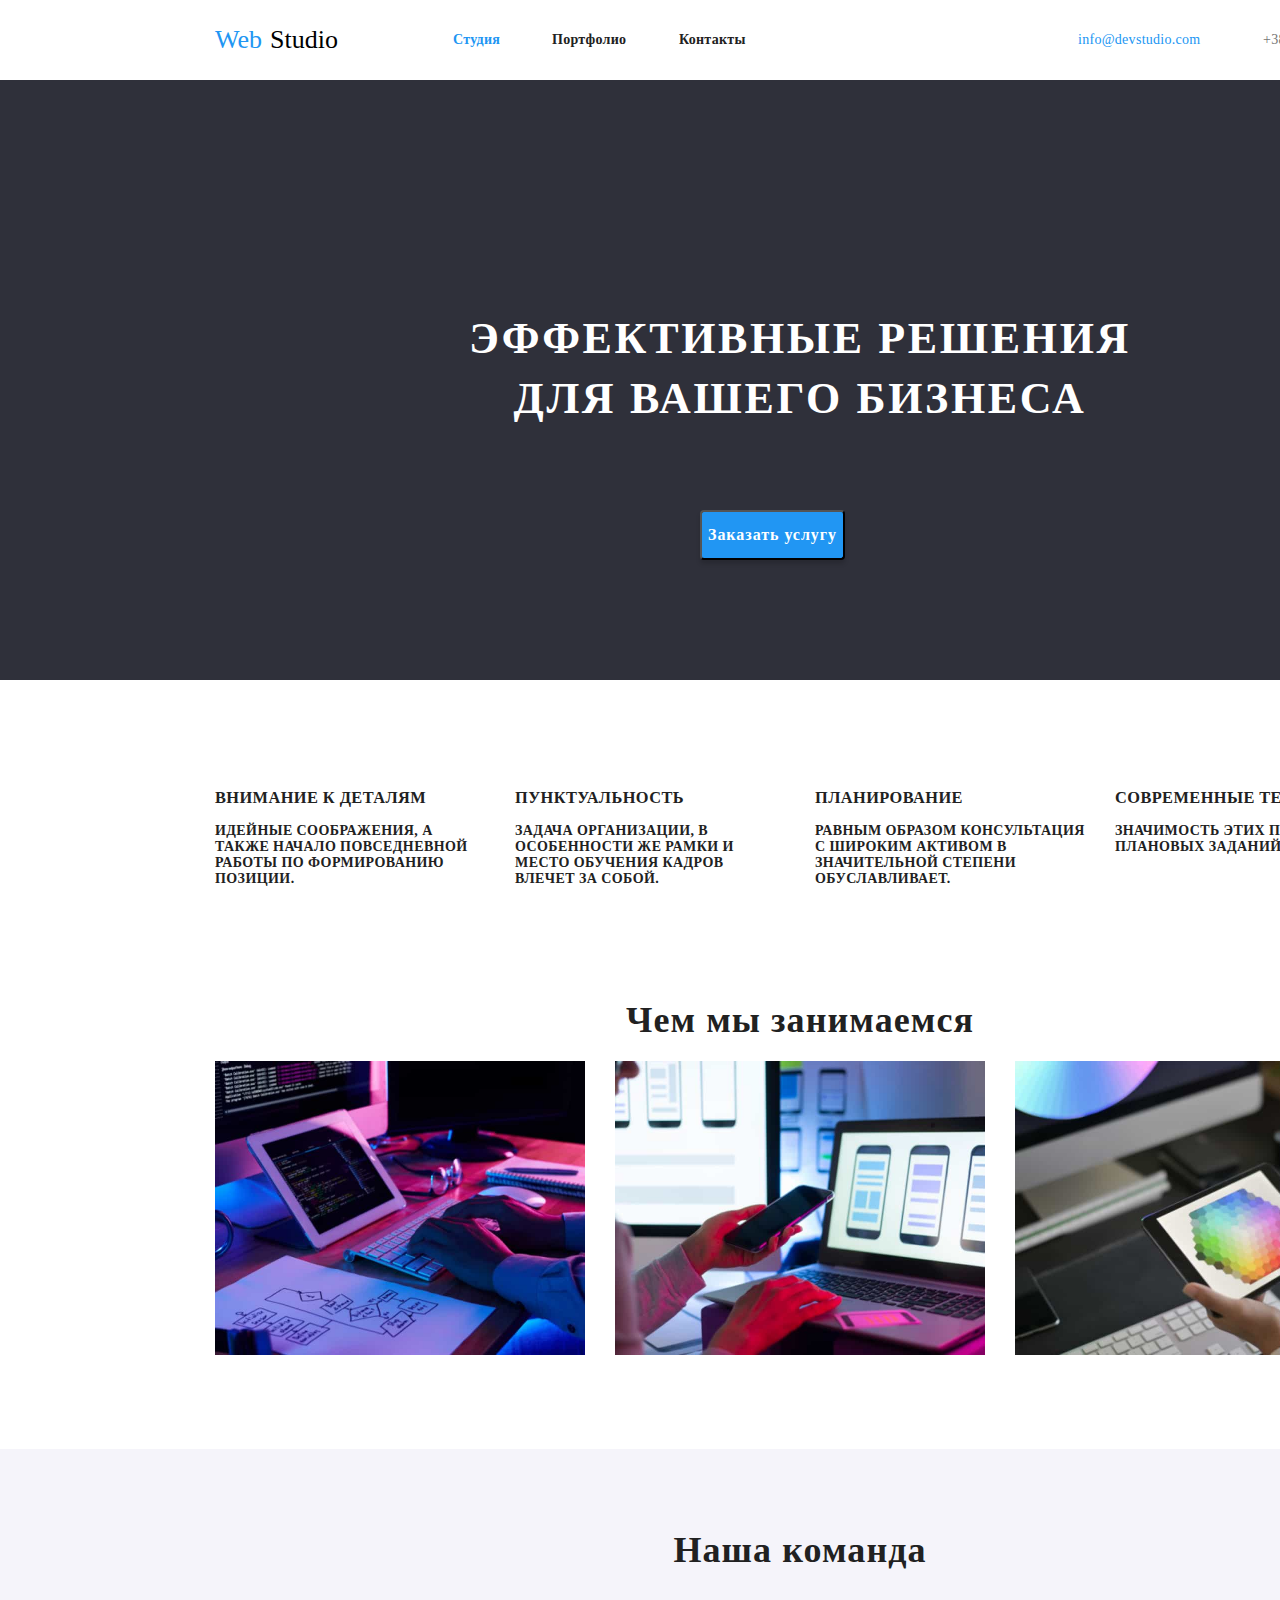
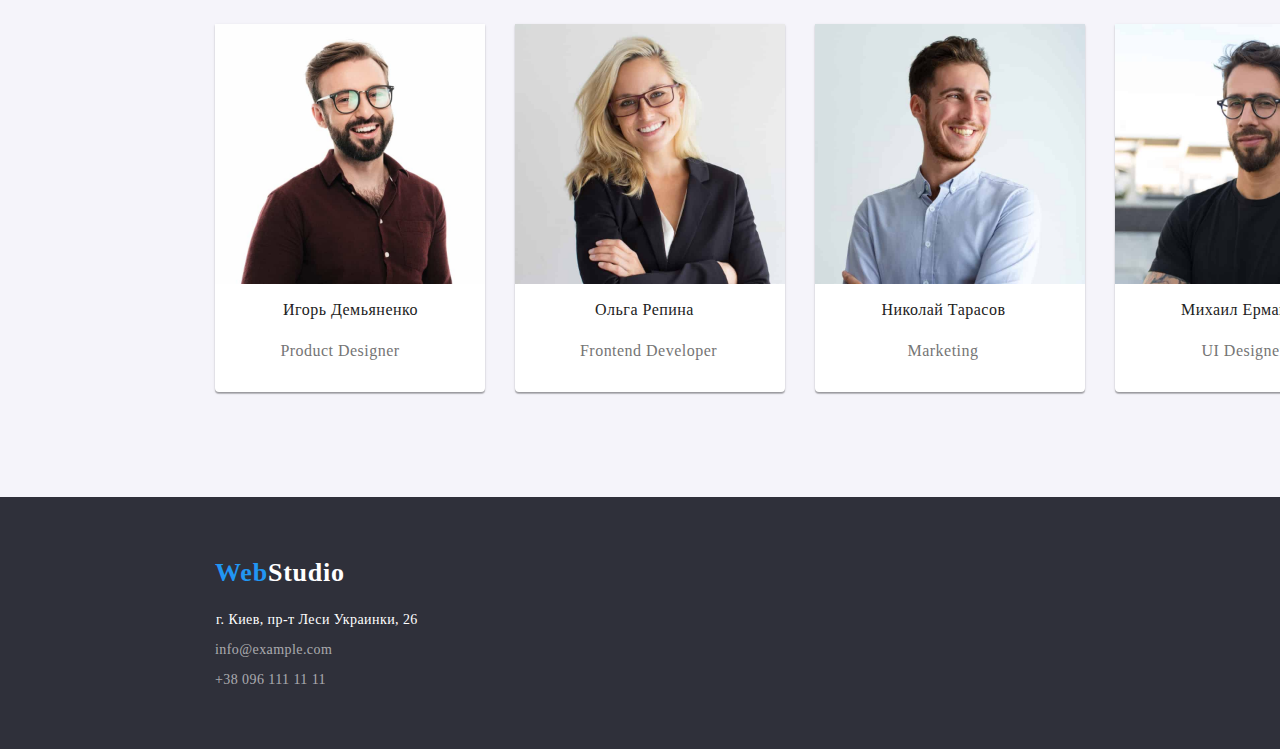
<file: index.html>
<!DOCTYPE html>
<html lang="ru">
    <head>
        <meta charset="UTF-8">
        <link rel="stylesheet" href="css/style.css">
        <meta http-equiv="X-UA-Compatible" content="IE=edge">
        <meta name="viewport" content="width=device-width, initial-scale=1.0">
        <title>Web Studio(Version 2.1) - Figma</title>
    </head>
    <body>
        <header>
            <div class="headLine">
                <a rel="noopener noreferrer" href="#">
                    <span class="text_Web1">Web</span><span class="text_Studio1">Studio</span>
                </a>
                <nav>
                    <ul>
                        <li><a href="index.html" class="studia"><b>Студия</b></a></li>
                        <li><a href="portfolio.html" class="portfolio"> <b>Портфолио</b></a></li>
                        <li><a href="#contakts" class="contakts"><b>Контакты</b></a></li>
                    </ul>    
                </nav>
                <ul>
                    <li><a href="mailto:info@devstudio.com"  class="mail1">info@devstudio.com</a></li>
                    <li><a href="tel:+380961111111"  class="tel1">+38 096 111 11 11</a>  </li>
                </ul>  
            </div>
        </header>
        <main>
            <section class="body2">
                <h1 class="lozung">Эффективные решения для вашего бизнеса</h1>
                <button  type="button" class="button">Заказать услугу</button>
            </section>
    
            <section class="body3">
                <ul>
                    
                    <li class="title1"><h3>Внимание к деталям</h3> <p> Идейные соображения, а также начало повседневной работы по формированию позиции.</p></li>
                
                    
                    <li class="title2"><h3>Пунктуальность</h3><p>Задача организации, в особенности же рамки и место обучения кадров влечет за собой.</p></li>
                    
                    
                    <li class="title3"><h3>Планирование</h3><p>Равным образом консультация с широким активом в значительной степени обуславливает.</p></li>
                    
                    
                    <li class="title4"><h3>Современные технологии</h3><p>Значимость этих проблем настолько очевидна, что реализация плановых заданий.</p></li>
                    
                </ul>
            </section>
            
            <section id="studt"> 
                <h2 class="big_title_img">Чем мы занимаемся</h2>
                <ul>
                    <li><img class="img_1" src="images/photo_number_one.jpg" alt="Программист за своим столом"  width="370"></li>
                    <li><img class="img_2" src="images/photo_number_two.jpg" alt="Команда создателей работает над интерфейсом мобильных телефонов" width="370"></li>
                    <li><img class="img_3" src="images/photo_number_three.jpg" alt="Художник с рабочим графическим планшетом для выбора цвета" width="370"></li>
                </ul>
            </section>

            <section id="portf" class="team">
                <h2 class="big_title_team">Наша команда</h2>
                
                <ul class="ul_1">
                        <li class="person_1">
                            <img
                                class="worker1" 
                                src="images/Igor_Demyanenko.jpg" 
                                alt="Игорь Демьяненко" 
                                width="270"
                        />
                            <h3 class="name_1">Игорь Демьяненко</h3> 
                            <p class="who_is_this_1">Product Designer </p>   
                        </li>

                        <li class="person_2">                
                            <img 
                                class="worker2" 
                                src="images/Olga_Repnina.jpg" 
                                alt="Ольга Репина"
                                width="270"
                            />
                            <h3 class="name_2">Ольга Репина</h3>
                            <p class="who_is_this_2">Frontend Developer </p>                
                        </li>

                        <li class="person_3">
                            <img 
                                class="worker3" 
                                src="images/Nikolay_Tarasov.jpg" 
                                alt="Николай Тарасов" 
                                width="270"
                                />
                            <h3 class="name_3">Николай Тарасов</h3>
                            <p class="who_is_this_3">Marketing</p>
                        </li>
                        
                        <li class="person_4">
                            <img 
                                class="worker4" 
                                src="images/Mihail_Ermakov.jpg" 
                                alt="Михаил Ермаков" 
                                width="270"
                            />                                
                            <h3 class="name_4">Михаил Ермаков</h3>
                            <p class="who_is_this_4">UI Designer</p>
                        </li>
                        
                    </ul>
            </section>
        </main>
        <footer id="contakts" class="conts">


                    <a href="#" target="_blank" rel="noopener noreferrer"><span class="span_1"><span class="span_2">Web</span>Studio</span></a>
            <address>
                <ul>
                    <li><a href="https://bit.ly/3pXMvUd" target="_blank" rel="noopener noreferrer" class="adress">г. Киев, пр-т Леси Украинки, 26</a> </li>
                    <li><a class="link_3" href="mailto:info@devstudio.com">info@example.com</a> </li>
                    <li><a class="link_4" href="tel:+380961111111">+38 096 111 11 11</a> </li>
                </ul>
            </address>









        </footer>
    </body>
</html>
</file>
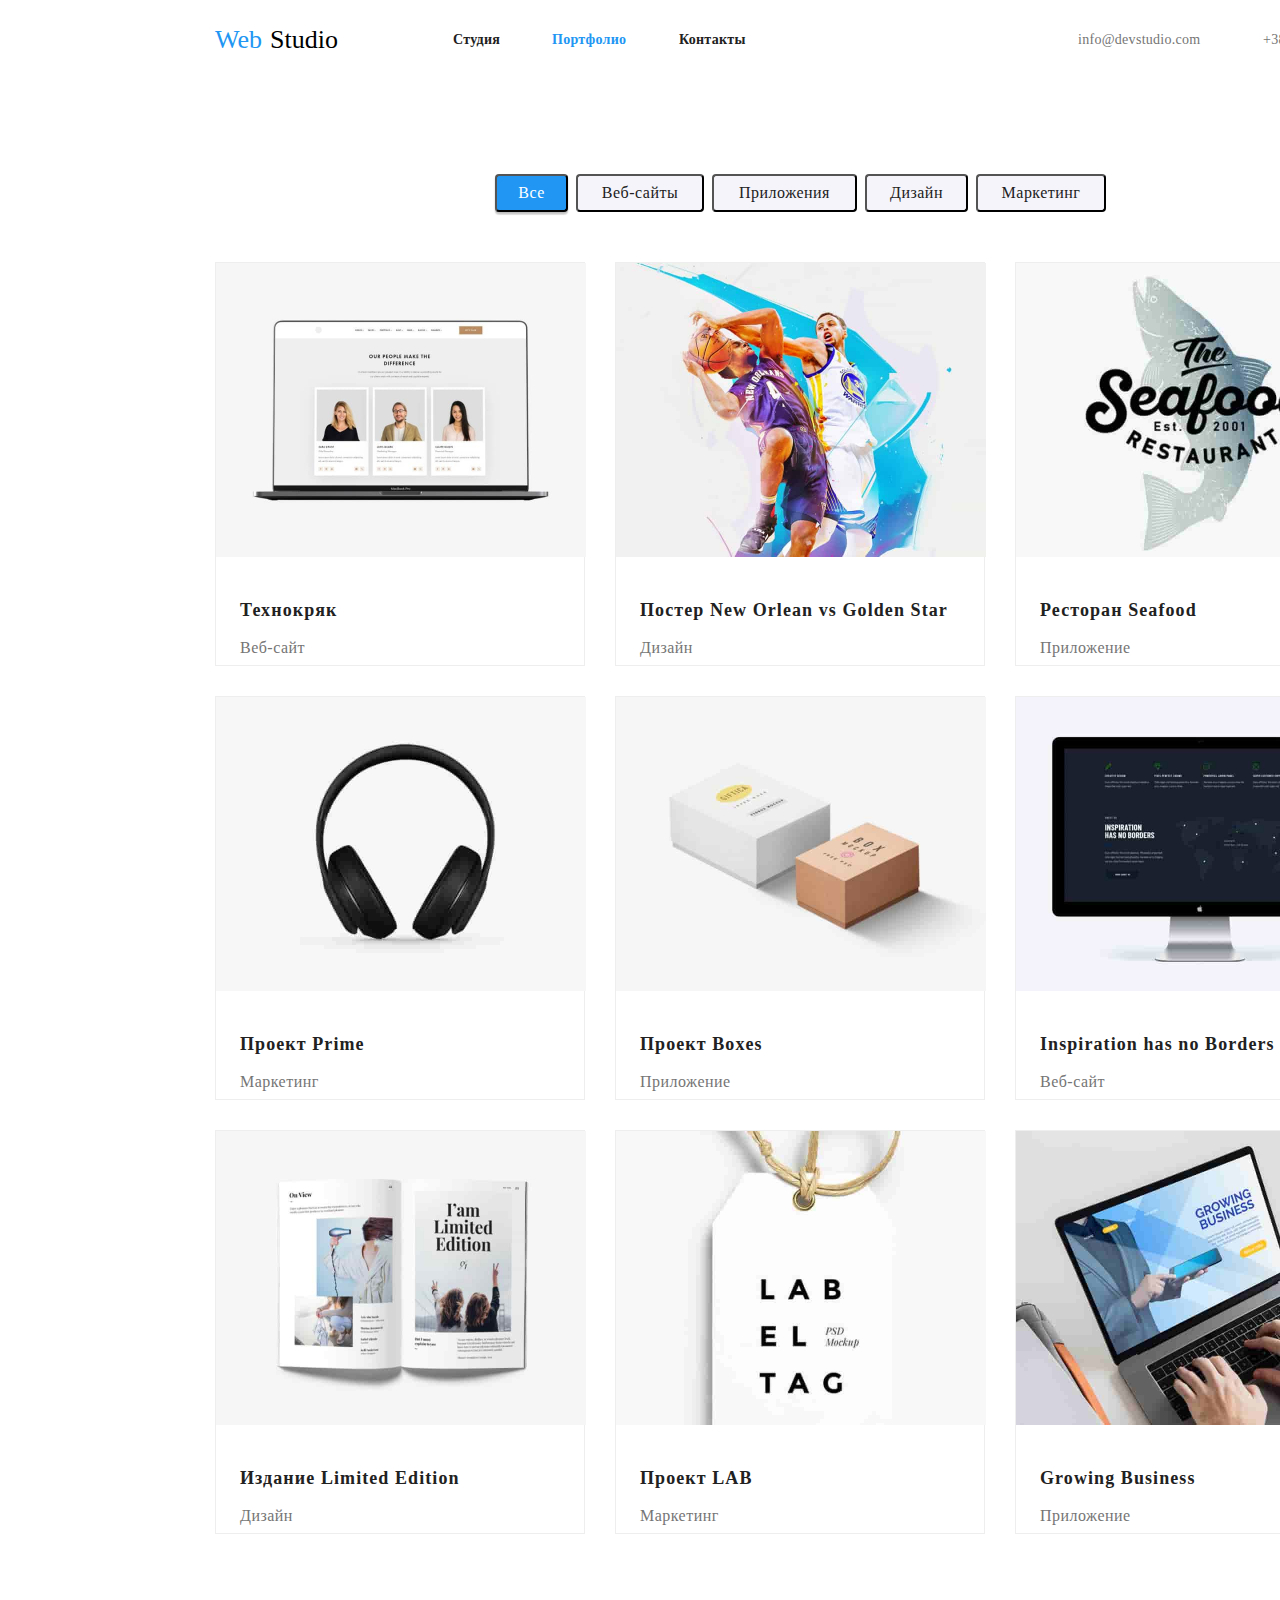
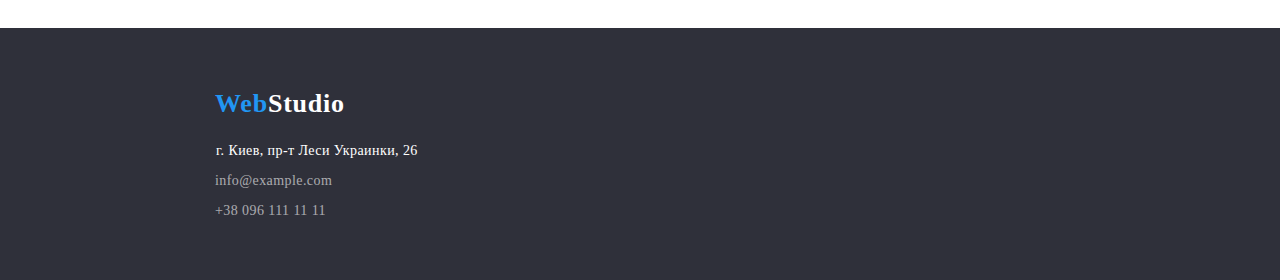
<file: portfolio.html>
<!DOCTYPE html>
<html lang="ru">
    <head>
        <meta charset="UTF-8">
        <link rel="stylesheet" href="css/style2.css">
        <meta http-equiv="X-UA-Compatible" content="IE=edge">
        <meta name="viewport" content="width=device-width, initial-scale=1.0">
        <title>Web Studio(Version 2.1) - Figma</title>
    </head>
    <body>
        <header>
            <div class="headLine">
                <a rel="noopener noreferrer" href="#">
                    <span class="text_Web1">Web</span><span class="text_Studio1">Studio</span>
                </a>
                <nav>
                    <ul>
                        <li><a href="index.html" class="studia"><b>Студия</b></a></li>
                        <li><a href="portfolio.html" class="portfolio"><b>Портфолио</b></a></li>
                        <li><a href="#contakts" class="contakts"><b>Контакты</b></a></li>
                    </ul>    
                </nav>
                <ul>
                    <li><a href="mailto:info@devstudio.com"  class="mail1">info@devstudio.com</a></li>
                    <li><a href="tel:+380961111111"  class="tel1">+38 096 111 11 11</a>  </li>
                </ul>  
            </div>
        </header>
        <main>
            <h1 class="visuallyhidden">Hello reader)</h1>
            <ul>
                <li><button type="button" class="button1 bt_bg_1 bttn">Все</button></li>
                <li><button type="button" class="button2 bt_bg_2 bttn">Веб-сайты</button></li>
                <li><button type="button" class="button3 bt_bg_3 bttn">Приложения</button></li>
                <li><button type="button" class="button4 bt_bg_4 bttn">Дизайн</button></li>
                <li><button type="button" class="button5 bt_bg_5 bttn">Маркетинг</button></li>
            </ul>
            <ul>
                <li>
                    <div  class="progect1">
                        <img class="progect_1" src="images/element1.jpg" alt="progect_1">
                        <h2 class="portfolio_1">Технокряк</h2>
                        <p class="p_progect_1">Веб-сайт</p>
                    </div>
                </li>
                <li>
                    <div class="progect2">
                        <img class="progect_2" src="images/element2.jpg" alt="progect_2">
                        <h2 class="portfolio_2">Постер New Orlean vs Golden Star</h2>
                        <p class="p_progect_2">Дизайн</p>
                    </div>
                </li>
                <li>
                    <div class="progect3">
                        <img class="progect_3" src="images/element3.jpg" alt="progect_3">
                        <h2 class="portfolio_3">Ресторан Seafood</h2>
                        <p class="p_progect_3">Приложение</p>
                    </div>
                </li>
                <li>
                    <div class="progect4">
                        <img class="progect_4" src="images/element4.jpg" alt="progect_4">
                        <h2 class="portfolio_4">Проект Prime</h2>
                        <p class="p_progect_4">Маркетинг</p>
                    </div>
                </li>
                <li>
                    <div class="progect5">
                        <img class="progect_5" src="images/element5.jpg" alt="progect_5">
                        <h2 class="portfolio_5">Проект Boxes</h2>
                        <p class="p_progect_5">Приложение</p>
                    </div>
                </li>
                <li>
                    <div class="progect6">
                        <img class="progect_6" src="images/element6.jpg" alt="progect_6">
                        <h2 class="portfolio_6">Inspiration has no Borders</h2>
                        <p class="p_progect_6">Веб-сайт</p>
                    </div>
                </li>
                <li>
                    <div class="progect7">
                        <img class="progect_7" src="images/element7.jpg" alt="progect_7">
                        <h2 class="portfolio_7">Издание Limited Edition</h2>
                        <p class="p_progect_7">Дизайн</p>
                    </div>
                </li>
                <li>
                    <div class="progect8">
                        <img class="progect_8" src="images/element8.jpg" alt="progect_8">
                        <h2 class="portfolio_8">Проект LAB</h2>
                        <p class="p_progect_8">Маркетинг</p>
                    </div>
                </li>
                <li>
                    <div class="progect9">
                        <img class="progect_9" src="images/element9.jpg" alt="progect_9">
                        <h2 class="portfolio_9">Growing Business</h2>
                        <p class="p_progect_9">Приложение</p>
                    </div>
                </li>

            </ul>
        </main>
        <footer id="contakts" class="conts">


                    <a href="#" target="_blank" rel="noopener noreferrer"><span class="span_1"><span class="span_2">Web</span>Studio</span></a>
            <address>
                <ul>
                    <li><a href="https://bit.ly/3pXMvUd" target="_blank" rel="noopener noreferrer" class="adress">г. Киев, пр-т Леси Украинки, 26</a> </li>
                    <li><a class="link_3" href="mailto:info@devstudio.com">info@example.com</a> </li>
                    <li><a class="link_4" href="tel:+380961111111">+38 096 111 11 11</a> </li>
                </ul>
            </address>









        </footer>
    </body>
</html>
</file>
<file: css/style.css>
a{
    text-decoration: none;
}
li{
    list-style-type: none;
}
body{
    color: #212121;
}
/*-------------------------a--------------a-----------------a---------------------*/
.text_Web1{
    position: absolute;
    top: 24px;
    left: 215px;
    font-size: 26px;
    line-height: 31px;
    color: #2196F3;
}
.text_Studio1{
    position: absolute;
    top: 24px;
    left: 270px;
    font-size: 26px;
    line-height: 31px;
    color: #000000;
}
.studia{
    position: absolute;
    width: 49px;
    height: 16px;
    left: 453px;
    top: 32px;

    font-family: 'Roboto';
    font-style: normal;
    font-weight: 500;
    font-size: 14px;
    line-height: 16px;
    letter-spacing: .02em;

    color: #2196F3;
    
}
.portfolio{
    position: absolute;
    width: 77px;
    height: 16px;
    left: 552px;
    top: 32px;

    font-family: 'Roboto';
    font-style: normal;
    font-weight: 500;
    font-size: 14px;
    line-height: 16px;
    letter-spacing: .02em;

    color: #212121;
}
.contakts{

    position: absolute;
    width: 68px;
    height: 16px;
    left: 679px;
    top: 32px;

    font-family: 'Roboto';
    font-style: normal;
    font-weight: 500;
    font-size: 14px;
    line-height: 16px;
    letter-spacing: .02em;

    color: #212121;
}
.mail1{

    position: absolute;
    width: 135px;
    height: 16px;
    left: 1078px;
    top: 32px;

    font-family: 'Roboto';
    font-style: normal;
    font-weight: 500;
    font-size: 14px;
    line-height: 16px;
    letter-spacing: .02em;

    color: #2196F3;
}
.tel1{
    position: absolute;
    width: 122px;
    height: 16px;
    left: 1263px;
    top: 32px;

    font-family: 'Roboto';
    font-style: normal;
    font-weight: 500;
    font-size: 14px;
    line-height: 16px;
    letter-spacing: .02em;

    color: #757575;

}
.adress{
    position: absolute;
    width: 231px;
    height: 21px;
    left: 216px;
    top: 111px;

    font-family: 'Roboto';
    font-style: normal;
    font-weight: 400;
    font-size: 14px;
    line-height: 24px;
    /* or 171% */

    letter-spacing: .03em;

    color: #FFF;
}
.link_3{
    position: absolute;
    width: 231px;
    height: 21px;
    left: 215px;
    top: 141px;

    font-family: 'Roboto';
    font-style: normal;
    font-weight: 400;
    font-size: 14px;
    line-height: 24px;

    letter-spacing: .03em;

    color: rgba(255, 255, 255, .6);

}
.link_4{
    position: absolute;
    width: 231px;
    height: 21px;
    left: 215px;
    top: 171px;

    font-family: 'Roboto';
    font-style: normal;
    font-weight: 400;
    font-size: 14px;
    line-height: 24px;
    /* or 171% */

    letter-spacing: .03em;

    color: rgba(255, 255, 255, .6);
}
.span_1{
    position: absolute;
    width: 145px;
    height: 31px;
    left: 215px;
    top: 60px;

    font-family: 'Raleway';
    font-style: normal;
    font-weight: 700;
    font-size: 26px;
    line-height: 31px;
    /* identical to box height */

    letter-spacing: .03em;
    color: #fff;
}
.span_2{
    color: #2196F3;
    }
/*------------bg---------------bg--------------------bg------------------------------*/
.headLine{
    position: absolute;
    width: 1600px;
    height: 80px;
    left: 0px;
    top: 0px;
    
    background: #FFFFFF;
}
.body2{
    position: absolute;
    width: 1600px;
    height: 600px;
    left: 0;
    top: 80px;
    
    background: #2F303A;
}
.button{
    position: absolute;
    width: 136px;
    height: 30px;
    left: 760px;
    top: 440px;

    font-family: 'Roboto';
    font-style: normal;
    font-weight: 700;
    font-size: 16px;
    line-height: 30px;

    display: flex;
    align-items: center;
    text-align: center;
    letter-spacing: .06em;

    color: #FFF;

    position: absolute;
    width: auto;
    height: 50px;
    left: 700px;
    top: 430px;

    background: #2196F3;
    box-shadow: 0 4px 4px rgba(0,0,0,.15);
    border-radius: 4px;
}
.team{
    position: absolute;
    width: 1600px;
    height: 648px;
    left: 0;
    top: 1449px;

    background: #F5F4FA;
}
.person_1{
    position: absolute;
    width: 270px;
    height: 368px;
    left: 215px;
  top: 175px;

    background: #FFF;

    box-shadow: 0 1px 3px rgba(0,0,0,.12), 0 1px 1px rgba(0,0,0,.14), 0 2px 1px rgba(0,0,0,.2);
    border-radius: 0 0 4px 4px;
}
.person_2{
    position: absolute;
    width: 270px;
    height: 368px;
    left: 515px;
    top: 175px;

    background: #FFF;

    box-shadow: 0 1px 3px rgba(0,0,0,.12), 0 1px 1px rgba(0,0,0,.14), 0 2px 1px rgba(0,0,0,.2);
    border-radius: 0 0 4px 4px;
}
.person_3{
    position: absolute;
    width: 270px;
    height: 368px;
    left: 815px;
    top: 175px;

    background: #FFF;

    box-shadow: 0 1px 3px rgba(0,0,0,.12), 0 1px 1px rgba(0,0,0,.14), 0 2px 1px rgba(0,0,0,.2);
    border-radius: 0 0 4px 4px;
}
.person_4{
    position: absolute;
    width: 270px;
    height: 368px;
    left: 1115px;
    top: 175px;

    background: #FFF;

    box-shadow: 0 1px 3px rgba(0,0,0,.12), 0px 1px 1px rgba(0,0,0,.14), 0 2px 1px rgba(0,0,0,.2);
    border-radius: 0 0 4px 4px;
}
.conts{
    position: absolute;
    width: 1600px;
    height: 252px;
    left: 0px;
    top: 2097px;

    background: #2F303A;
}
/*-----------------img----------------img---------------------img------------------------*/
.img_1{
    position: absolute;
    width: 370px;
    height: 294px;
    left: 215px;
    top: 1061px;
}
.img_2{
    position: absolute;
    width: 370px;
    height: 294px;
    left: 615px;
    top: 1061px;
}
.img_3{
    position: absolute;
    width: 370px;
    height: 294px;
    left: 1015px;
    top: 1061px;
}
.worker1{
    position: absolute;
    width: 270px;
    height: 260px;

}
.worker2{
    position: absolute;
    width: 270px;
    height: 260px;


}
.worker3{
    position: absolute;
    width: 270px;
    height: 260px;


}
.worker4{
    position: absolute;
    width: 270px;
    height: 260px;

}
/*------------p-----------------p--------------------p-----------------------------*/
.test{
    color: #2196F3;
}
.txt1{
    position: absolute;
    width: 270px;
    height: 75px;
    left: 215px;
    top: 820px;
    
    font-family: 'Roboto';
    font-style: normal;
    font-weight: 400;
    font-size: 14px;
    line-height: 24px;
    
    letter-spacing: .03em;
    
    color: #757575;
}
.txt2{
    position: absolute;
    width: 270px;
    height: 75px;
    left: 515px;
    top: 820px;

    font-family: 'Roboto';
    font-style: normal;
    font-weight: 400;
    font-size: 14px;
    line-height: 24px;

    letter-spacing: .03em;

    color: #757575;
}
.txt3{
    position: absolute;
    width: 270px;
    height: 75px;
    left: 815px;
    top: 820px;

    font-family: 'Roboto';
    font-style: normal;
    font-weight: 400;
    font-size: 14px;
    line-height: 24px;

    letter-spacing: .03em;

    color: #757575;
}
.txt4{
    position: absolute;
    width: 270px;
    height: 75px;
    left: 1115px;
    top: 820px;
    
    font-family: 'Roboto';
    font-style: normal;
    font-weight: 400;
    font-size: 14px;
    line-height: 24px;
    
    letter-spacing: .03em;
    
    color: #757575;  
}
.who_is_this_1{
    position: absolute;
    width: 130px;
    height: 19px;
    left: 60px;
    top: 301px;
    
    font-family: 'Roboto';
    font-style: normal;
    font-weight: 400;
    font-size: 16px;
    line-height: 19px;
    
    text-align: center;
    letter-spacing: .03em;
    
    color: #757575;
}
.who_is_this_2{
    position: absolute;
    width: 147px;
    height: 19px;
    left: 60px;
    top: 301px;

    font-family: 'Roboto';
    font-style: normal;
    font-weight: 400;
    font-size: 16px;
    line-height: 19px;

    text-align: center;
    letter-spacing: .03em;

    color: #757575;
}
.who_is_this_3{
    position: absolute;
    width: 76px;
    height: 19px;
    left: 90px;
    top: 301px;

    font-family: 'Roboto';
    font-style: normal;
    font-weight: 400;
    font-size: 16px;
    line-height: 19px;

    text-align: center;
    letter-spacing: .03em;

    color: #757575;

}
.who_is_this_4{
    position: absolute;
    width: 87px;
    height: 19px;
    left: 85px;
    top: 301px;

    font-family: 'Roboto';
    font-style: normal;
    font-weight: 400;
    font-size: 16px;
    line-height: 19px;

    text-align: center;
    letter-spacing: .03em;

    color: #757575;
}
/*------------h-------------------h----------------h-------------------------------*/
.lozung{
    position: absolute;
    width: 696px;
    height: 120px;
    left: 452px;
    top: 200px;
    
    font-family: 'Roboto';
    font-style: normal;
    font-weight: 900;
    font-size: 44px;
    line-height: 60px;
    
    text-align: center;
    letter-spacing: .06em;
    text-transform: uppercase;
    
    color: #FFFFFF;
}
.title1{
    position: absolute;
    width: 270px;
    height: 16px;
    left: 215px;
    top: 774px;
    
    font-family: 'Roboto';
    font-style: normal;
    font-weight: 700;
    font-size: 14px;
    line-height: 16px;
    letter-spacing: .03em;
    text-transform: uppercase;
}
.title2{
    position: absolute;
    width: 270px;
    height: 16px;
    left: 515px;
    top: 774px;
    
    font-family: 'Roboto';
    font-style: normal;
    font-weight: 700;
    font-size: 14px;
    line-height: 16px;
    letter-spacing: .03em;
    text-transform: uppercase;
}
.title3{

    position: absolute;
    width: 270px;
    height: 16px;
    left: 815px;
    top: 774px;
    
    font-family: 'Roboto';
    font-style: normal;
    font-weight: 700;
    font-size: 14px;
    line-height: 16px;
    letter-spacing: .03em;
    text-transform: uppercase;
}
.title4{
    position: absolute;
    width: 600px;
    height: 16px;
    left: 1115px;
    top: 774px;
    font-family: 'Roboto';
    font-style: normal;
    font-weight: 700;
    font-size: 14px;
    line-height: 16px;
    letter-spacing: .03em;
    text-transform: uppercase;
}
.big_title_img{
    position: absolute;
    width: 376px;
    height: 42px;
    left: 612px;
    top: 969px;

    font-family: 'Roboto';
    font-style: normal;
    font-weight: 700;
    font-size: 36px;
    line-height: 42px;
    text-align: center;
    letter-spacing: .03em;
}
.big_title_team{
    position: absolute;
    width: 264px;
    height: 42px;
    left: 668px;
    top: 50px;

    font-family: 'Roboto';
    font-style: normal;
    font-weight: 700;
    font-size: 36px;
    line-height: 42px;
    text-align: center;
    letter-spacing: .03em;
}
.name_1{
    position: absolute;
    width: 151px;
    height: 19px;
    left: 60px;
    top: 260px;
    
    font-family: 'Roboto';
    font-style: normal;
    font-weight: 500;
    font-size: 16px;
    line-height: 19px;
    
    text-align: center;
    letter-spacing: .03em; 
}
.name_2{
    position: absolute;
    width: 109px;
    height: 19px;
    left: 75px;
    top: 260px;

    font-family: 'Roboto';
    font-style: normal;
    font-weight: 500;
    font-size: 16px;
    line-height: 19px;

    text-align: center;
    letter-spacing: .03em;
}
.name_3{
    position: absolute;
    width: 137px;
    height: 19px;
    left: 60px;
    top: 260px;

    font-family: 'Roboto';
    font-style: normal;
    font-weight: 500;
    font-size: 16px;
    line-height: 19px;

    text-align: center;
    letter-spacing: .03em;
}
.name_4{
    position: absolute;
    width: 134px;
    height: 19px;
    left: 60px;
    top: 260px;

    font-family: 'Roboto';
    font-style: normal;
    font-weight: 500;
    font-size: 16px;
    line-height: 19px;

    text-align: center;
    letter-spacing: .03em;
}
</file>
<file: css/style2.css>
a{
    text-decoration: none;
}
li{
    list-style-type: none;
}
button{
    cursor: pointer;
}



/*---------------------------------------a_head_line_style.css---------------------*/
.text_Web1{
    position: absolute;
    top: 24px;
    left: 215px;
    font-size: 26px;
    line-height: 31px;
    color: #2196F3;
}
.text_Studio1{
    position: absolute;
    top: 24px;
    left: 270px;
    font-size: 26px;
    line-height: 31px;
    color: #000000;
}
.studia{
    position: absolute;
    width: 49px;
    height: 16px;
    left: 453px;
    top: 32px;

    font-family: 'Roboto';
    font-style: normal;
    font-weight: 500;
    font-size: 14px;
    line-height: 16px;
    letter-spacing: .02em;

    color: #212121;  
}
.portfolio{
    position: absolute;
    width: 77px;
    height: 16px;
    left: 552px;
    top: 32px;

    font-family: 'Roboto';
    font-style: normal;
    font-weight: 500;
    font-size: 14px;
    line-height: 16px;
    letter-spacing: .02em;

    color: #2196F3;
}
.contakts{

    position: absolute;
    width: 68px;
    height: 16px;
    left: 679px;
    top: 32px;

    font-family: 'Roboto';
    font-style: normal;
    font-weight: 500;
    font-size: 14px;
    line-height: 16px;
    letter-spacing: .02em;

    color: #212121;
}
.mail1{

    position: absolute;
    width: 135px;
    height: 16px;
    left: 1078px;
    top: 32px;
    
    font-family: 'Roboto';
    font-style: normal;
    font-weight: 500;
    font-size: 14px;
    line-height: 16px;
    letter-spacing: 0.02em;
    
    color: #757575;
}

.tel1{
    position: absolute;
    width: 122px;
    height: 16px;
    left: 1263px;
    top: 32px;

    font-family: 'Roboto';
    font-style: normal;
    font-weight: 500;
    font-size: 14px;
    line-height: 16px;
    letter-spacing: .02em;

    color: #757575;

}

/*---------------------------------------bg_head_line_style.css---------------------*/
.headLine{
    position: absolute;
    width: 1600px;
    height: 80px;
    left: 0px;
    top: 0px;
    
    background: #FFFFFF;
}
/*---------------------------------------visually_hidden_style.css---------------------*/
.visuallyhidden {
    border: 0;
    clip: rect(0 0 0 0);
    height: 1px;
    margin: -1px;
    overflow: hidden;
    padding: 0;
    position: absolute;
    width: 1px;
  }
/*---------------------------------------txt_buttons.css---------------------*/
.button1{
    position: absolute;
    width: 29px;
    height: 26px;

    font-family: 'Roboto';
    font-style: normal;
    font-weight: 500;
    font-size: 16px;
    line-height: 26px;
    /* identical to box height, or 162% */

    text-align: center;
    letter-spacing: .03em;

    color: #FFFFFF;
}
.button2{
    position: absolute;
    width: 84px;
    height: 26px;
    
    font-family: 'Roboto';
    font-style: normal;
    font-weight: 500;
    font-size: 16px;
    line-height: 26px;
    /* identical to box height, or 162% */
    
    text-align: center;
    letter-spacing: .03em;
    
    color: #212121;
}
.button3{
    position: absolute;
    width: 101px;
    height: 26px;
    
    font-family: 'Roboto';
    font-style: normal;
    font-weight: 500;
    font-size: 16px;
    line-height: 26px;
    /* identical to box height, or 162% */
    
    text-align: center;
    letter-spacing: .03em;
    
    color: #212121;
}
.button4{
    position: absolute;
    width: 59px;
    height: 26px;
    
    font-family: 'Roboto';
    font-style: normal;
    font-weight: 500;
    font-size: 16px;
    line-height: 26px;
    /* identical to box height, or 162% */
    
    text-align: center;
    letter-spacing: .03em;
    
    color: #212121;
    
}
.button5{
    position: absolute;
    width: 86px;
    height: 26px;
    
    font-family: 'Roboto';
    font-style: normal;
    font-weight: 500;
    font-size: 16px;
    line-height: 26px;
    /* identical to box height, or 162% */
    
    text-align: center;
    letter-spacing: .03em;
    
    color: #212121;
}
/*---------------------------------------bg_buttons.css---------------------*/
.bt_bg_1{
    position: absolute;
    width: 73px;
    height: 38px;
    left: 495px;
    top: 174px;

    background: #2196F3;
    /* shadow-middle */

    box-shadow: 0px 3px 1px rgba(0, 0, 0, 0.1), 0px 1px 2px rgba(0, 0, 0, 0.08), 0px 2px 2px rgba(0, 0, 0, 0.12);
    border-radius: 4px;
}
.bt_bg_2{
    position: absolute;
    width: 128px;
    height: 38px;
    left: 576px;
    top: 174px;
    
    background: #F5F4FA;
    border-radius: 4px;
}
.bt_bg_3{
    position: absolute;
    width: 145px;
    height: 38px;
    left: 712px;
    top: 174px;

    background: #F5F4FA;
    border-radius: 4px;
}
.bt_bg_4{
    position: absolute;
    width: 103px;
    height: 38px;
    left: 865px;
    top: 174px;

    background: #F5F4FA;
    border-radius: 4px;
}
.bt_bg_5{
    position: absolute;
    width: 130px;
    height: 38px;
    left: 976px;
    top: 174px;

    background: #F5F4FA;
    border-radius: 4px;
}
.bttn:hover,
.bttn:focus {
  opacity: .7;
}
/*---------------------------------------img_portfolio_style.css---------------------*/
.progect_1{
    position: absolute;
    width: 370px;
    height: 294px;

}
.progect_2{
    position: absolute;
    width: 370px;
    height: 294px;

}
.progect_3{
    position: absolute;
    width: 370px;
    height: 294px;
}
.progect_4{
    position: absolute;
    width: 370px;
    height: 294px;
}
.progect_5{
    position: absolute;
    width: 370px;
    height: 294px;
}
.progect_6{
    position: absolute;
    width: 370px;
    height: 294px;
}
.progect_7{
    position: absolute;
    width: 370px;
    height: 294px;
}
.progect_8{
    position: absolute;
    width: 370px;
    height: 294px;
}
.progect_9{
    position: absolute;
    width: 370px;
    height: 294px;
}
/*---------------------------------------h_portfolio_style.css---------------------*/
.portfolio_1{
    position: absolute;
    width: 322px;
    height: 36px;
    left: 24px;
    top: 314px;

    font-family: 'Roboto';
    font-style: normal;
    font-weight: 700;
    font-size: 18px;
    line-height: 36px;
    /* identical to box height, or 200% */

    letter-spacing: .06em;

    color: #212121;

}
.portfolio_2{
    position: absolute;
    width: 322px;
    height: 36px;
    left: 24px;
    top: 314px;

    font-family: 'Roboto';
    font-style: normal;
    font-weight: 700;
    font-size: 18px;
    line-height: 36px;
    /* identical to box height, or 200% */

    letter-spacing: 0.06em;

    color: #212121;
}
.portfolio_3{
    position: absolute;
    width: 322px;
    height: 36px;
    left: 24px;
    top: 314px;

    font-family: 'Roboto';
    font-style: normal;
    font-weight: 700;
    font-size: 18px;
    line-height: 36px;
    /* identical to box height, or 200% */

    letter-spacing: 0.06em;

    color: #212121;

}
.portfolio_4{
    position: absolute;
    width: 322px;
    height: 36px; 
    left: 24px;
    top: 314px;
    
    font-family: 'Roboto';
    font-style: normal;
    font-weight: 700;
    font-size: 18px;
    line-height: 36px;
    /* identical to box height, or 200% */
    
    letter-spacing: 0.06em;
    
    color: #212121;
}
.portfolio_5{
    position: absolute;
    width: 322px;
    height: 36px;
    left: 24px;
    top: 314px;
    
    font-family: 'Roboto';
    font-style: normal;
    font-weight: 700;
    font-size: 18px;
    line-height: 36px;
    /* identical to box height, or 200% */
    
    letter-spacing: 0.06em;
    
    color: #212121;
    
}
.portfolio_6{

    position: absolute;
    width: 322px;
    height: 36px;
    left: 24px;
    top: 314px;
    
    font-family: 'Roboto';
    font-style: normal;
    font-weight: 700;
    font-size: 18px;
    line-height: 36px;
    /* identical to box height, or 200% */
    
    letter-spacing: 0.06em;
    
    color: #212121;
}
.portfolio_7{
    position: absolute;
    width: 322px;
    height: 36px;
    left: 24px;
    top: 314px;
    
    font-family: 'Roboto';
    font-style: normal;
    font-weight: 700;
    font-size: 18px;
    line-height: 36px;
    /* identical to box height, or 200% */
    
    letter-spacing: 0.06em;
    
    color: #212121;
    
}
.portfolio_8{
    position: absolute;
    width: 322px;
    height: 36px;
    left: 24px;
    top: 314px;
    
    font-family: 'Roboto';
    font-style: normal;
    font-weight: 700;
    font-size: 18px;
    line-height: 36px;
    /* identical to box height, or 200% */
    
    letter-spacing: 0.06em;
    
    color: #212121;
    
}
.portfolio_9{
    position: absolute;
    width: 322px;
    height: 36px;
    left: 24px;
    top: 314px;
    
    font-family: 'Roboto';
    font-style: normal;
    font-weight: 700;
    font-size: 18px;
    line-height: 36px;
    /* identical to box height, or 200% */
    
    letter-spacing: 0.06em;
    
    color: #212121;
}

/*---------------------------------------p_portfolio_style.css---------------------*/
.p_progect_1{
    position: absolute;
    width: 322px;
    height: 30px;
    left: 24px;
    top: 354px;
    
    font-family: 'Roboto';
    font-style: normal;
    font-weight: 400;
    font-size: 16px;
    line-height: 30px;
    /* identical to box height, or 188% */
    
    letter-spacing: .03em;
    
    color: #757575;
}
.p_progect_2{
    position: absolute;
    width: 322px;
    height: 30px;
    left: 24px;
    top: 354px;
    
    font-family: 'Roboto';
    font-style: normal;
    font-weight: 400;
    font-size: 16px;
    line-height: 30px;
    /* identical to box height, or 188% */
    
    letter-spacing: .03em;
    
    color: #757575;
}
.p_progect_3{
    position: absolute;
    width: 322px;
    height: 30px;
    left: 24px;
    top: 354px;
    
    font-family: 'Roboto';
    font-style: normal;
    font-weight: 400;
    font-size: 16px;
    line-height: 30px;
    /* identical to box height, or 188% */
    
    letter-spacing: .03em;
    
    color: #757575;
}
.p_progect_4{
    position: absolute;
    width: 322px;
    height: 30px;
    left: 24px;
    top: 354px;
    
    font-family: 'Roboto';
    font-style: normal;
    font-weight: 400;
    font-size: 16px;
    line-height: 30px;
    /* identical to box height, or 188% */
    
    letter-spacing: .03em;
    
    color: #757575;
}
.p_progect_5{
    position: absolute;
    width: 322px;
    height: 30px;
    left: 24px;
    top: 354px;
    
    font-family: 'Roboto';
    font-style: normal;
    font-weight: 400;
    font-size: 16px;
    line-height: 30px;
    /* identical to box height, or 188% */
    
    letter-spacing: .03em;
    
    color: #757575;
}
.p_progect_6{
    position: absolute;
    width: 322px;
    height: 30px;
    left: 24px;
    top: 354px;
    
    font-family: 'Roboto';
    font-style: normal;
    font-weight: 400;
    font-size: 16px;
    line-height: 30px;
    /* identical to box height, or 188% */
    
    letter-spacing: .03em;
    
    color: #757575;    
}
.p_progect_7{
    position: absolute;
    width: 322px;
    height: 30px;
    left: 24px;
    top: 354px;
    
    font-family: 'Roboto';
    font-style: normal;
    font-weight: 400;
    font-size: 16px;
    line-height: 30px;
    /* identical to box height, or 188% */
    
    letter-spacing: .03em;
    
    color: #757575;
}
.p_progect_8{
    position: absolute;
    width: 322px;
    height: 30px;
    left: 24px;
    top: 354px;
    
    font-family: 'Roboto';
    font-style: normal;
    font-weight: 400;
    font-size: 16px;
    line-height: 30px;
    /* identical to box height, or 188% */
    
    letter-spacing: .03em;
    
    color: #757575;    
}
.p_progect_9{
    position: absolute;
    width: 322px;
    height: 30px;
    left: 24px;
    top: 354px;
    
    font-family: 'Roboto';
    font-style: normal;
    font-weight: 400;
    font-size: 16px;
    line-height: 30px;
    /* identical to box height, or 188% */
    
    letter-spacing: .03em;
    
    color: #757575;    
}
/*---------------------------------------bg_portfolio_style.css---------------------*/
 .progect1{
    position: absolute;
    width: 370px;
    height: 404px;
    left: 215px;
    top: 262px;

    background: #FFFFFF;
    border: 1px solid #EEEEEE;
    box-sizing: border-box;
 } 
.progect2{
    position: absolute;
    width: 370px;
    height: 404px;
    left: 615px;
    top: 262px;
    
    background: #FFFFFF;
    border: 1px solid #EEEEEE;
    box-sizing: border-box;
 }
 .progect3{
    position: absolute;
    width: 370px;
    height: 404px;
    left: 1015px;
    top: 262px;
    
    background: #FFFFFF;
    border: 1px solid #EEEEEE;
    box-sizing: border-box;
}
.progect4{
    position: absolute;
    width: 370px;
    height: 404px;
    left: 215px;
    top: 696px;
    
    background: #FFFFFF;
    border: 1px solid #EEEEEE;
    box-sizing: border-box;
}
.progect5{
    position: absolute;
    width: 370px;
    height: 404px;
    left: 615px;
    top: 696px;
    
    background: #FFFFFF;
    border: 1px solid #EEEEEE;
    box-sizing: border-box;
}
.progect6{
    position: absolute;
    width: 370px;
    height: 404px;
    left: 1015px;
    top: 696px;
    
    background: #FFFFFF;
    border: 1px solid #EEEEEE;
    box-sizing: border-box;
}
.progect7{
    position: absolute;
    width: 370px;
    height: 404px;
    left: 215px;
    top: 1130px;
    
    background: #FFFFFF;
    border: 1px solid #EEEEEE;
    box-sizing: border-box;
}
.progect8{
    position: absolute;
    width: 370px;
    height: 404px;
    left: 615px;
    top: 1130px;
    
    background: #FFFFFF;
    border: 1px solid #EEEEEE;
    box-sizing: border-box;
}
.progect9{
    position: absolute;
    width: 370px;
    height: 404px;
    left: 1015px;
    top: 1130px;
    
    background: #FFFFFF;
    border: 1px solid #EEEEEE;
    box-sizing: border-box;
}
/*---------------------------------------a_footer_style.css---------------------*/
.adress{
    position: absolute;
    width: 231px;
    height: 21px;
    left: 216px;
    top: 111px;

    font-family: 'Roboto';
    font-style: normal;
    font-weight: 400;
    font-size: 14px;
    line-height: 24px;
    /* or 171% */

    letter-spacing: .03em;

    color: #FFF;
}
.link_3{
    position: absolute;
    width: 231px;
    height: 21px;
    left: 215px;
    top: 141px;

    font-family: 'Roboto';
    font-style: normal;
    font-weight: 400;
    font-size: 14px;
    line-height: 24px;

    letter-spacing: .03em;

    color: rgba(255, 255, 255, .6);

}
.link_4{
    position: absolute;
    width: 231px;
    height: 21px;
    left: 215px;
    top: 171px;

    font-family: 'Roboto';
    font-style: normal;
    font-weight: 400;
    font-size: 14px;
    line-height: 24px;
    /* or 171% */

    letter-spacing: .03em;

    color: rgba(255, 255, 255, .6);
}
.span_1{
    position: absolute;
    width: 145px;
    height: 31px;
    left: 215px;
    top: 60px;

    font-family: 'Raleway';
    font-style: normal;
    font-weight: 700;
    font-size: 26px;
    line-height: 31px;
    /* identical to box height */

    letter-spacing: .03em;
    color: #fff;
}
.span_2{
    color: #2196F3;
    }
/*---------------------------------------bg_footer_style.css---------------------*/
.conts{
    position: absolute;
    width: 1600px;
    height: 252px;
    left: 0px;
    top: 1628px;
    
    background: #2F303A;
}
</file>
